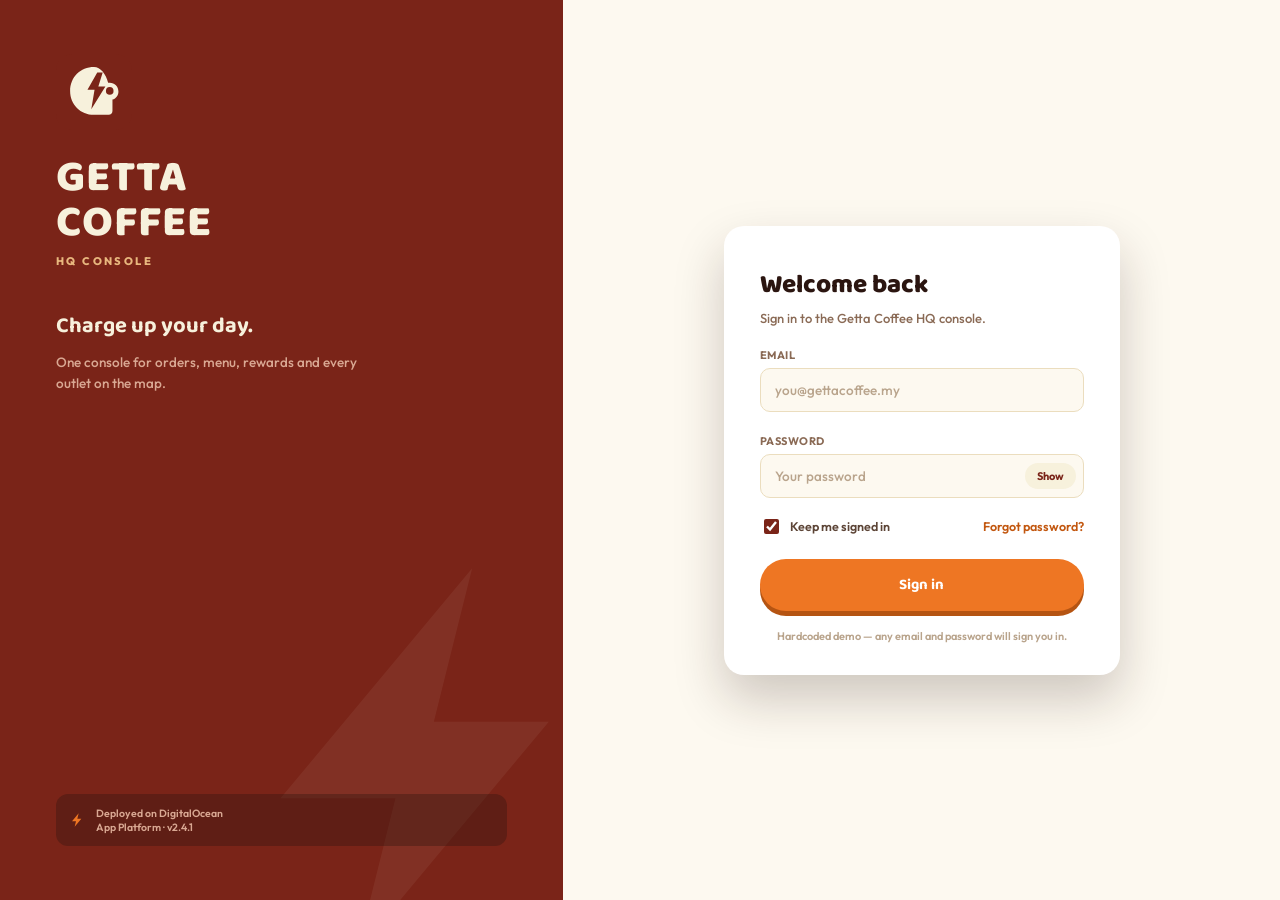
<file: index.html>
<!DOCTYPE html>
<html lang="en">
<head>
<meta charset="utf-8">
<meta name="viewport" content="width=device-width, initial-scale=1">
<title>Sign in - Getta Coffee HQ Console</title>
<link rel="preconnect" href="https://fonts.googleapis.com">
<link rel="preconnect" href="https://fonts.gstatic.com" crossorigin>
<link href="https://fonts.googleapis.com/css2?family=Baloo+2:wght@600;700;800&family=Outfit:wght@400;500;600;700&display=swap" rel="stylesheet">
<link rel="stylesheet" href="assets/css/tokens.css">
<link rel="stylesheet" href="assets/css/login.css">
</head>
<body class="login-body">

<div class="login">

  <!-- ── Left: brand panel ─────────────────────────────────────────────── -->
  <div class="login__brand">

    <!-- oversized bolt watermark, struck top-right to bottom-left -->
    <svg class="login__watermark" viewBox="0 0 24 24" aria-hidden="true">
      <path d="M13 2 3 14h6l-2 8 10-12h-6l2-8z" fill="#F7F1DC"></path>
    </svg>

    <div class="login__brand-inner">
      <div class="login__mark">
        <!-- G-mug: cup silhouette with the bolt cut through it -->
        <svg width="76" height="76" viewBox="0 0 140 140" aria-hidden="true">
          <rect width="140" height="140" rx="30" fill="#7A2418"></rect>
          <path d="M70 24 C45 24 26 43 26 68 c0 25 19 44 44 44 h27 c4 0 7-3 7-7 V84 c7-2 11-8 11-15 0-9-7-16-16-16h-3 C92 37 82 24 70 24z" fill="#F7F1DC"></path>
          <circle cx="99" cy="68" r="7" fill="#7A2418"></circle>
          <path d="M76 34 58 66h13l-6 36 26-42H78l8-26z" fill="#7A2418"></path>
        </svg>
      </div>

      <div class="login__wordmark">GETTA<br>COFFEE</div>
      <div class="login__overline">HQ CONSOLE</div>

      <div class="login__tagline">Charge up your day.</div>
      <div class="login__blurb">
        One console for orders, menu, rewards and every outlet on the map.
      </div>
    </div>

    <div class="login__deploy">
      <svg width="16" height="16" viewBox="0 0 24 24" aria-hidden="true">
        <path d="M13 2 3 14h6l-2 8 10-12h-6l2-8z" fill="#EE7623"></path>
      </svg>
      <div>Deployed on DigitalOcean<br>App Platform &middot; v2.4.1</div>
    </div>
  </div>

  <!-- ── Right: sign-in card ───────────────────────────────────────────── -->
  <div class="login__panel">
    <form class="login__card" id="login-form" novalidate>

      <div class="login__title">Welcome back</div>
      <div class="login__subtitle">Sign in to the Getta Coffee HQ console.</div>

      <label class="login__label" for="email">EMAIL</label>
      <input class="login__input" id="email" name="email" type="email"
             autocomplete="username" placeholder="you@gettacoffee.my">

      <label class="login__label" for="password">PASSWORD</label>
      <div class="login__field">
        <input class="login__input" id="password" name="password" type="password"
               autocomplete="current-password" placeholder="Your password">
        <button class="login__reveal" id="reveal" type="button" aria-label="Show password">Show</button>
      </div>

      <div class="login__error" id="error" role="alert" hidden></div>

      <div class="login__row">
        <label class="login__remember">
          <input type="checkbox" id="remember" checked>
          <span>Keep me signed in</span>
        </label>
        <a class="login__forgot" href="#">Forgot password?</a>
      </div>

      <button class="login__cta" type="submit">Sign in</button>

      <div class="login__note">
        Hardcoded demo &mdash; any email and password will sign you in.
      </div>
    </form>
  </div>

</div>

<script src="assets/js/login.js"></script>
</body>
</html>
</file>
<file: assets/css/tokens.css>
/* ==========================================================================
   Getta Coffee - Design Tokens
   Ported from the Claude Design project "Getta Coffee ordering platform"
   (Getta Design Tokens.dc.html). Shared by the login page and the admin console.

   NOTE ON BOX SIZING: the source design relies on the default content-box model
   for layout blocks (e.g. the 232px sidebar has 22px/14px padding ON TOP of its
   width). A global `* { box-sizing: border-box }` would silently shrink those
   blocks, so border-box is applied only where the design applies it: inputs.
   ========================================================================== */

:root {
  /* --- Brand ------------------------------------------------------------ */
  --maroon:        #7A2418;  /* primary, nav fills, awning        */
  --maroon-mid:    #93331F;  /* banner gradient stop              */
  --maroon-press:  #4E150C;  /* 3D press shadow under maroon CTAs */
  --orange:        #EE7623;  /* CTAs, bolt motif, progress        */
  --orange-press:  #B55412;  /* 3D press shadow under orange CTAs */
  --orange-text:   #C2570F;  /* AA-safe orange for SMALL text     */

  /* --- Surfaces --------------------------------------------------------- */
  --page:          #F2EBDA;  /* outermost page background         */
  --cream:         #F7F1DC;  /* surfaces, text on maroon          */
  --offwhite:      #FDF9F0;  /* app background, inset panels      */
  --white:         #FFFFFF;
  --row-selected:  #FBF3E4;  /* highlighted table row             */

  /* --- Text ------------------------------------------------------------- */
  --dark:          #2B1510;  /* body text, footers                */
  --body:          #5C4436;  /* secondary body copy               */
  --muted:         #8A6A55;  /* meta, helper text                 */
  --faint:         #B9A48C;  /* de-emphasised meta                */
  --on-maroon:     #C79383;  /* inactive nav label on maroon      */
  --on-maroon-dim: #D9A893;  /* caption on maroon                 */
  --tan:           #E8B77E;  /* overline on maroon                */

  /* --- Lines & fills ---------------------------------------------------- */
  --line:          #EBDDBE;  /* input borders                     */
  --line-soft:     #F8F2E2;  /* table row dividers                */
  --line-mid:      #F1E6CE;  /* card hairlines, inset rings       */
  --line-cream:    #F4EDDC;  /* chart gridlines                   */
  --sand:          #F0E4C6;  /* track fills                       */
  --sand-dark:     #D8C8A8;  /* toggle off, dashed borders        */
  --rail:          #EFE3C8;  /* progress rail, pending step dot   */

  /* --- Status ----------------------------------------------------------- */
  --success:       #3E7C4F;  /* order ready, applied, toggle on   */
  --success-bg:    #E9F2EB;
  --success-text:  #2A5637;
  --warning:       #E0A526;  /* preparing, gold tier              */
  --warning-bg:    #FCF3D6;
  --warning-text:  #8A6A10;
  --danger:        #C0392B;  /* swipe-delete, errors              */
  --peach:         #FBE3CE;  /* new / easy-goer chip, notices     */
  --peach-text:    #8C3D0A;
  --neutral-bg:    #F0EADB;  /* completed / new-bolt chip         */

  /* --- Type ------------------------------------------------------------- */
  --font-display: 'Baloo 2', sans-serif;  /* chunky, rounded - signage echo */
  --font-body:    'Outfit', sans-serif;   /* geometric sans - read fast     */

  /* --- Radii ------------------------------------------------------------ */
  --r-input: 10px;
  --r-card:  16px;
  --r-tile:  20px;
  --r-pill:  999px;

  /* --- Shadows ---------------------------------------------------------- */
  --sh-card:  0 2px 10px rgba(122, 36, 24, .06);  /* card - soft   */
  --sh-panel: 0 6px 24px rgba(122, 36, 24, .14);  /* panel - float */
  --sh-frame: 0 24px 50px rgba(43, 21, 16, .22);  /* app frame     */

  /* --- Motion ----------------------------------------------------------- */
  --t-quick:    150ms;                            /* chips, toggles, hovers */
  --t-standard: 280ms;                            /* screen slides, cards   */
  --ease-standard: cubic-bezier(.3, .8, .3, 1);
}

/* ==========================================================================
   Base
   ========================================================================== */

html {
  height: 100%;
}

body {
  margin: 0;
  min-height: 100%;
  font-family: var(--font-body);
  background: var(--page);
  color: var(--dark);
}

a {
  color: var(--maroon);
  text-decoration: none;
  font-weight: 600;
}

a:hover {
  color: var(--orange);
}

input,
select,
button {
  font-family: var(--font-body);
}

input {
  box-sizing: border-box;
}

/* ==========================================================================
   Keyframes - copied from the design source
   ========================================================================== */

/* live-order feed: new row drops in with a peach flash that settles to white */
@keyframes feedIn {
  0%   { opacity: 0; transform: translateY(-14px); background: var(--peach); }
  60%  { background: var(--peach); }
  100% { opacity: 1; transform: none; background: var(--white); }
}

@keyframes fadeUp {
  from { opacity: 0; transform: translateY(12px); }
  to   { opacity: 1; transform: none; }
}

/* section entrance when switching admin views */
@keyframes secIn {
  from { opacity: 0; transform: translateY(10px); }
  to   { opacity: 1; transform: none; }
}

/* side panel slides in from the right */
@keyframes panelIn {
  from { opacity: 0; transform: translateX(30px); }
  to   { opacity: 1; transform: none; }
}

/* the bolt always strikes top-right -> bottom-left. Never rotate the G-mug. */
@keyframes demoBolt {
  0%   { opacity: 0; transform: translate(20px, -32px) rotate(16deg); }
  60%  { opacity: 1; transform: translate(-2px, 3px); }
  100% { transform: none; }
}

@media (prefers-reduced-motion: reduce) {
  * {
    animation-duration: .01ms !important;
    transition-duration: .01ms !important;
  }
}
</file>
<file: assets/css/login.css>
/* ==========================================================================
   Getta Coffee - Login
   Composed entirely from tokens.css. There is no login screen in the Claude
   Design project, so this page borrows the console's own vocabulary: maroon
   panel + cream content, Baloo 2 display, pill CTAs with a 3D press shadow,
   and the bolt that always strikes top-right to bottom-left.
   ========================================================================== */

.login-body {
  background: var(--offwhite);
}

.login {
  min-height: 100vh;
  display: flex;
}

/* ==========================================================================
   Left - brand panel
   ========================================================================== */

.login__brand {
  width: 44%;
  max-width: 620px;
  flex: none;
  background: var(--maroon);
  color: var(--cream);
  padding: 54px 56px;
  box-sizing: border-box;
  display: flex;
  flex-direction: column;
  justify-content: space-between;
  position: relative;
  overflow: hidden;
}

/* oversized bolt watermark bleeding off the bottom-right corner */
.login__watermark {
  position: absolute;
  right: -120px;
  bottom: -90px;
  width: 460px;
  height: 460px;
  opacity: .06;
  pointer-events: none;
}

.login__brand-inner {
  position: relative;
  z-index: 1;
}

.login__mark {
  display: inline-block;
  animation: demoBolt .55s .15s both;
}

.login__wordmark {
  font-family: var(--font-display);
  font-weight: 800;
  font-size: 44px;
  line-height: 1.02;
  letter-spacing: 1px;
  color: var(--cream);
  margin-top: 22px;
}

.login__overline {
  font-size: 11px;
  font-weight: 800;
  letter-spacing: 2.4px;
  color: var(--tan);
  margin-top: 8px;
}

.login__tagline {
  font-family: var(--font-display);
  font-weight: 700;
  font-size: 22px;
  color: var(--cream);
  margin-top: 40px;
}

.login__blurb {
  font-size: 13.5px;
  font-weight: 500;
  line-height: 1.55;
  color: var(--on-maroon-dim);
  margin-top: 8px;
  max-width: 330px;
}

.login__deploy {
  position: relative;
  z-index: 1;
  display: flex;
  align-items: center;
  gap: 10px;
  padding: 12px 14px;
  border-radius: 12px;
  background: rgba(43, 21, 16, .35);
  font-size: 10.5px;
  font-weight: 600;
  line-height: 1.35;
  color: var(--on-maroon-dim);
}

/* ==========================================================================
   Right - sign-in card
   ========================================================================== */

.login__panel {
  flex: 1;
  min-width: 0;
  display: flex;
  align-items: center;
  justify-content: center;
  padding: 40px 24px;
}

.login__card {
  width: 396px;
  max-width: 100%;
  background: var(--white);
  border-radius: var(--r-tile);
  box-shadow: var(--sh-frame);
  padding: 38px 36px 32px;
  box-sizing: border-box;
  animation: fadeUp .4s ease-out both;
}

.login__title {
  font-family: var(--font-display);
  font-weight: 800;
  font-size: 26px;
  color: var(--dark);
}

.login__subtitle {
  font-size: 13px;
  font-weight: 500;
  color: var(--muted);
  margin-top: 4px;
}

.login__label {
  display: block;
  font-size: 11px;
  font-weight: 700;
  letter-spacing: .5px;
  color: var(--muted);
  margin-top: 22px;
}

.login__input {
  width: 100%;
  margin-top: 6px;
  padding: 12px 14px;
  border-radius: var(--r-input);
  border: 1.5px solid var(--line);
  background: var(--offwhite);
  font-size: 13.5px;
  font-weight: 600;
  color: var(--dark);
  transition: border-color var(--t-quick) ease-out,
              box-shadow var(--t-quick) ease-out;
}

.login__input::placeholder {
  color: var(--faint);
  font-weight: 500;
}

.login__input:focus {
  outline: none;
  border-color: var(--orange);
  box-shadow: 0 0 0 3px rgba(238, 118, 35, .16);
}

.login__input.is-invalid {
  border-color: var(--danger);
}

/* password field wraps the input so the reveal button can sit inside it */
.login__field {
  position: relative;
}

.login__reveal {
  position: absolute;
  right: 8px;
  top: 50%;
  transform: translateY(-50%);
  margin-top: 3px;              /* offsets the input's own margin-top:6px */
  border: none;
  background: var(--cream);
  color: var(--maroon);
  font-size: 11px;
  font-weight: 700;
  padding: 6px 12px;
  border-radius: var(--r-pill);
  cursor: pointer;
}

.login__reveal:hover {
  background: var(--sand);
}

.login__error {
  margin-top: 12px;
  background: #FBEAE8;
  border-radius: var(--r-input);
  padding: 10px 13px;
  font-size: 12px;
  font-weight: 600;
  color: var(--danger);
  animation: fadeUp .2s ease-out both;
}

.login__row {
  display: flex;
  align-items: center;
  justify-content: space-between;
  gap: 12px;
  margin-top: 18px;
}

.login__remember {
  display: flex;
  align-items: center;
  gap: 8px;
  font-size: 12.5px;
  font-weight: 600;
  color: var(--body);
  cursor: pointer;
  user-select: none;
}

.login__remember input {
  width: 15px;
  height: 15px;
  accent-color: var(--maroon);
  cursor: pointer;
}

.login__forgot {
  font-size: 12.5px;
  color: var(--orange-text);   /* AA-safe orange - this is small text */
}

.login__cta {
  width: 100%;
  margin-top: 22px;
  padding: 14px;
  border: none;
  border-radius: var(--r-pill);
  background: var(--orange);
  color: #fff;
  font-family: var(--font-display);
  font-weight: 700;
  font-size: 15px;
  cursor: pointer;
  box-shadow: 0 5px 0 var(--orange-press);
  transition: transform var(--t-quick) ease-out,
              box-shadow var(--t-quick) ease-out;
}

.login__cta:hover {
  transform: translateY(-1px);
  box-shadow: 0 6px 0 var(--orange-press);
}

/* press the button into the page - the signage feel */
.login__cta:active {
  transform: translateY(5px);
  box-shadow: 0 0 0 var(--orange-press);
}

.login__note {
  margin-top: 18px;
  text-align: center;
  font-size: 11px;
  font-weight: 600;
  color: var(--faint);
}

/* ==========================================================================
   Responsive - stack the panels
   ========================================================================== */

@media (max-width: 860px) {
  .login {
    flex-direction: column;
  }

  .login__brand {
    width: 100%;
    max-width: none;
    padding: 34px 28px 30px;
  }

  .login__watermark {
    right: -80px;
    bottom: -140px;
    width: 320px;
    height: 320px;
  }

  .login__wordmark {
    font-size: 34px;
    margin-top: 16px;
  }

  .login__tagline {
    font-size: 19px;
    margin-top: 22px;
  }

  .login__blurb {
    max-width: none;
  }

  .login__deploy {
    display: none;
  }

  .login__panel {
    padding: 28px 20px 44px;
  }
}
</file>
<file: assets/css/admin.css>
/* ==========================================================================
   Getta Coffee - Admin console
   Ported from Getta Admin.dc.html. Every value below is lifted from the design
   source; this file only changes WHERE the value lives (class instead of inline
   style attribute), never the value itself.

   Layout blocks stay content-box on purpose - see the note in tokens.css.
   ========================================================================== */

/* FULL-BLEED: the design presents the console as a floating 1440px card on a
   cream page. Kiyo asked for it to run edge to edge like a deployed app, so the
   card chrome (max-width, margin, radius, shadow, header link row) is dropped
   and the frame owns the whole viewport. The console's internals are untouched.
   This is a deliberate deviation from the mockup - do not "fix" it back. */

.admin {
  height: 100vh;
  display: flex;
  flex-direction: column;
}

/* ==========================================================================
   App frame
   ========================================================================== */

.admin__frame {
  flex: 1;
  min-height: 0;              /* lets the content area own the scrolling */
  width: 100%;
  background: var(--offwhite);
  overflow: hidden;
  display: flex;
}

/* ==========================================================================
   Sidebar
   ========================================================================== */

.sidebar {
  width: 232px;
  flex: none;
  background: var(--maroon);
  display: flex;
  flex-direction: column;
  padding: 22px 14px;
}

.sidebar__logo {
  display: flex;
  align-items: center;
  gap: 11px;
  padding: 0 8px 20px;
  border-bottom: 1px solid rgba(247, 241, 220, .15);
}

.sidebar__wordmark {
  font-family: var(--font-display);
  font-weight: 800;
  font-size: 15px;
  color: var(--cream);
  line-height: 1.05;
  letter-spacing: .5px;
}

.sidebar__overline {
  font-size: 9px;
  font-weight: 700;
  color: var(--tan);
  letter-spacing: 1.2px;
  margin-top: 2px;
}

.sidebar__nav {
  display: flex;
  flex-direction: column;
  gap: 2px;
  margin-top: 14px;
  flex: 1;
}

.nav-item {
  display: flex;
  align-items: center;
  gap: 11px;
  padding: 11px 12px;
  border-radius: 11px;
  cursor: pointer;
  font-size: 13px;
  font-weight: 600;
  color: var(--on-maroon);
  background: transparent;
  border-left: 3px solid transparent;
  transition: all var(--t-quick);
}

.nav-item:hover {
  background: rgba(238, 118, 35, .12);
}

.nav-item--active {
  font-weight: 700;
  color: var(--cream);
  background: rgba(238, 118, 35, .28);
  border-left-color: var(--orange);
}

/* Sits in the sidebar footer slot the DigitalOcean chip used to occupy. */
.sidebar__signout {
  display: flex;
  gap: 10px;
  align-items: center;
  width: 100%;
  padding: 12px 10px;
  border: none;
  border-radius: 12px;
  background: rgba(43, 21, 16, .35);
  color: var(--cream);
  font-family: var(--font-body);
  font-size: 12.5px;
  font-weight: 700;
  text-align: left;
  cursor: pointer;
  transition: background var(--t-quick);
}

.sidebar__signout:hover {
  background: rgba(43, 21, 16, .55);
}

.sidebar__signout:active {
  background: rgba(43, 21, 16, .7);
}

/* ==========================================================================
   Main column
   ========================================================================== */

.main {
  flex: 1;
  display: flex;
  flex-direction: column;
  min-width: 0;
}

.topbar {
  height: 64px;
  flex: none;
  background: var(--white);
  border-bottom: 1.5px solid var(--line-mid);
  display: flex;
  align-items: center;
  gap: 14px;
  padding: 0 24px;
}

.topbar__title {
  font-family: var(--font-display);
  font-weight: 800;
  font-size: 19px;
  color: var(--dark);
  flex: 1;
}

.topbar__outlets {
  display: flex;
  align-items: center;
  gap: 8px;
  background: var(--cream);
  border-radius: var(--r-pill);
  padding: 8px 16px;
  font-size: 12.5px;
  font-weight: 700;
  color: var(--maroon);
  cursor: pointer;
}

.topbar__user {
  display: flex;
  align-items: center;
  gap: 10px;
}

.topbar__avatar {
  width: 38px;
  height: 38px;
  border-radius: 50%;
  background: var(--orange);
  display: flex;
  align-items: center;
  justify-content: center;
  color: #fff;
  font-family: var(--font-display);
  font-weight: 800;
  font-size: 14px;
}

.topbar__name {
  font-weight: 700;
  font-size: 13px;
}

.topbar__role {
  font-size: 10.5px;
  color: var(--muted);
}

/* ==========================================================================
   Content area + views
   ========================================================================== */

.content {
  flex: 1;
  overflow-y: auto;
  padding: 22px 24px 30px;
  position: relative;
}

.view {
  animation: secIn .3s ease-out;
}

.view[hidden] {
  display: none;
}

/* ==========================================================================
   Shared building blocks
   ========================================================================== */

/* white card - the console's default surface */
.card {
  background: var(--white);
  border-radius: 18px;
  box-shadow: var(--sh-card);
}

/* floating side panel - orders, products, customers.
   panelIn is applied via the --enter modifier ONLY on the closed-to-open
   transition; re-rendering an already-open panel (advancing an order status,
   toggling an outlet) must not replay the slide-in. */
.panel {
  background: var(--white);
  border-radius: 18px;
  box-shadow: var(--sh-panel);
  padding: 20px;
  flex: none;
}

.panel--enter {
  animation: panelIn .25s ease-out;
}

.panel__close {
  background: var(--cream);
  border: none;
  border-radius: 50%;
  width: 30px;
  height: 30px;
  cursor: pointer;
  color: var(--maroon);
  font-weight: 700;
}

.card__title {
  font-weight: 700;
  font-size: 14.5px;
}

.card__subtitle {
  font-size: 12px;
  color: var(--muted);
  margin-top: 3px;
}

.field-label {
  font-size: 11px;
  font-weight: 700;
  color: var(--muted);
}

/* read-only inputs used across the edit panels */
.field-input {
  width: 100%;
  margin-top: 5px;
  padding: 11px 13px;
  border-radius: 11px;
  border: 1.5px solid var(--line);
  font-size: 13px;
  font-weight: 600;
  background: var(--offwhite);
  color: var(--dark);
}

.field-input--sm {
  padding: 10px 12px;
  border-radius: var(--r-input);
  font-size: 12.5px;
}

/* table header strip */
.table-head {
  display: grid;
  gap: 10px;
  padding: 13px 18px;
  background: var(--cream);
  font-size: 10.5px;
  font-weight: 800;
  color: var(--muted);
  letter-spacing: .5px;
}

/* --- toggle switch ------------------------------------------------------- */

.toggle {
  width: 42px;
  height: 24px;
  border-radius: 12px;
  cursor: pointer;
  transition: background .2s;
  position: relative;
  background: var(--sand-dark);
  flex: none;
}

.toggle--on {
  background: var(--success);
}

.toggle__knob {
  position: absolute;
  top: 3px;
  width: 18px;
  height: 18px;
  border-radius: 50%;
  background: #fff;
  transition: left .2s;
  left: 3px;
}

.toggle--on .toggle__knob {
  left: 21px;
}

/* --- status + tier chips ------------------------------------------------- */

.chip {
  display: inline-block;
  padding: 5px 12px;
  border-radius: var(--r-pill);
  font-size: 10.5px;
  font-weight: 800;
  letter-spacing: .4px;
}

.chip--new        { background: var(--peach);      color: var(--peach-text); }
.chip--preparing  { background: var(--warning-bg); color: var(--warning-text); }
.chip--ready      { background: var(--success-bg); color: var(--success-text); }
.chip--completed  { background: var(--neutral-bg); color: var(--muted); }

.tier {
  display: inline-block;
  padding: 4px 11px;
  border-radius: var(--r-pill);
  font-size: 10.5px;
  font-weight: 800;
}

.tier--gold { background: var(--warning-bg); color: var(--warning-text); }
.tier--easy { background: var(--peach);      color: var(--peach-text); }
.tier--new  { background: var(--neutral-bg); color: var(--muted); }

/* --- buttons ------------------------------------------------------------- */

.btn-maroon {
  background: var(--maroon);
  color: var(--cream);
  border: none;
  border-radius: var(--r-pill);
  padding: 9px 18px;
  font-weight: 700;
  font-size: 12px;
  cursor: pointer;
  font-family: var(--font-body);
  box-shadow: 0 3px 0 var(--maroon-press);
}

.btn-orange-wide {
  width: 100%;
  margin-top: 16px;
  padding: 13px;
  border-radius: var(--r-pill);
  border: none;
  background: var(--orange);
  color: #fff;
  font-family: var(--font-display);
  font-weight: 700;
  font-size: 14px;
  cursor: pointer;
  box-shadow: 0 4px 0 var(--orange-press);
  transition: all .2s;
}

.btn-maroon-wide {
  width: 100%;
  margin-top: 16px;
  padding: 12px;
  border-radius: var(--r-pill);
  border: none;
  background: var(--maroon);
  color: var(--cream);
  font-family: var(--font-display);
  font-weight: 700;
  font-size: 13.5px;
  cursor: pointer;
  box-shadow: 0 4px 0 var(--maroon-press);
}

.btn-ghost {
  background: var(--cream);
  border: none;
  border-radius: var(--r-pill);
  padding: 7px 14px;
  font-weight: 700;
  font-size: 11.5px;
  color: var(--maroon);
  cursor: pointer;
  font-family: var(--font-body);
}

/* peach notice block used in Settings and the promo preview */
.notice {
  background: var(--peach);
  border-radius: 12px;
  padding: 12px 14px;
  font-size: 11.5px;
  color: var(--peach-text);
  font-weight: 600;
  line-height: 1.45;
}

/* ==========================================================================
   View 1 - Dashboard
   ========================================================================== */

.stats {
  display: grid;
  grid-template-columns: repeat(4, 1fr);
  gap: 14px;
}

.stat {
  background: var(--white);
  border-radius: 18px;
  padding: 18px 20px;
  box-shadow: var(--sh-card);
}

.stat--primary {
  background: var(--maroon);
  box-shadow: none;
  position: relative;
  overflow: hidden;
}

.stat__bolt {
  position: absolute;
  right: -8px;
  bottom: -10px;
  opacity: .2;
}

.stat__label {
  font-size: 11px;
  font-weight: 700;
  color: var(--muted);
  letter-spacing: .5px;
}

.stat--primary .stat__label {
  color: var(--on-maroon-dim);
}

.stat__value {
  font-family: var(--font-display);
  font-weight: 800;
  font-size: 28px;
  margin-top: 4px;
}

.stat--primary .stat__value {
  color: var(--cream);
}

.stat__value--sm {
  font-size: 19px;
  margin-top: 8px;
  color: var(--maroon);
}

.stat__delta {
  font-size: 11px;
  font-weight: 700;
  margin-top: 2px;
  color: var(--success);
}

.stat--primary .stat__delta {
  color: var(--tan);
}

.stat__delta--orange {
  color: var(--orange-text);
}

/* --- lower grid ---------------------------------------------------------- */

.dash-grid {
  display: grid;
  grid-template-columns: 1fr 1fr 380px;
  gap: 14px;
  margin-top: 14px;
  align-items: start;
}

.dash-grid__wide {
  grid-column: span 2;
  background: var(--white);
  border-radius: 18px;
  padding: 18px 20px;
  box-shadow: var(--sh-card);
}

.dash-grid__tall {
  grid-row: span 2;
  background: var(--white);
  border-radius: 18px;
  padding: 18px 20px;
  box-shadow: var(--sh-card);
}

.card-head {
  display: flex;
  justify-content: space-between;
  align-items: center;
}

/* --- range chips --------------------------------------------------------- */

.range {
  display: flex;
  background: var(--cream);
  border-radius: var(--r-pill);
  padding: 3px;
}

.range-chip {
  padding: 7px 15px;
  border-radius: var(--r-pill);
  border: none;
  cursor: pointer;
  font-family: var(--font-body);
  font-weight: 700;
  font-size: 11.5px;
  transition: all var(--t-quick);
  background: transparent;
  color: var(--muted);
}

.range-chip--on {
  background: var(--maroon);
  color: var(--cream);
}

/* --- chart --------------------------------------------------------------- */

.chart {
  margin-top: 10px;
}

.chart-labels {
  display: flex;
  justify-content: space-between;
  font-size: 10.5px;
  color: var(--muted);
  font-weight: 600;
  padding: 0 4px;
}

/* --- live feed ----------------------------------------------------------- */

.live {
  display: flex;
  align-items: center;
  gap: 6px;
  font-size: 11px;
  font-weight: 700;
  color: var(--success);
}

.live__dot {
  width: 8px;
  height: 8px;
  border-radius: 50%;
  background: var(--success);
}

.feed {
  display: flex;
  flex-direction: column;
  gap: 8px;
  margin-top: 12px;
}

.feed__row {
  display: flex;
  align-items: center;
  gap: 11px;
  background: var(--white);
  border-radius: 13px;
  padding: 9px 11px;
  box-shadow: inset 0 0 0 1.5px var(--line-mid);
}

.feed__row--fresh {
  animation: feedIn .8s ease-out both;
}

.feed__avatar {
  width: 38px;
  height: 38px;
  border-radius: 11px;
  background: var(--cream);
  display: flex;
  align-items: center;
  justify-content: center;
  font-family: var(--font-display);
  font-weight: 800;
  font-size: 12px;
  color: var(--maroon);
  flex: none;
}

.feed__mid {
  flex: 1;
  min-width: 0;
}

.feed__who {
  font-weight: 700;
  font-size: 12.5px;
}

.feed__items {
  font-size: 11px;
  color: var(--muted);
  white-space: nowrap;
  overflow: hidden;
  text-overflow: ellipsis;
}

.feed__right {
  text-align: right;
  flex: none;
}

.feed__amt {
  font-weight: 800;
  font-size: 12.5px;
  color: var(--maroon);
}

.feed__type {
  font-size: 10px;
  color: var(--muted);
  font-weight: 600;
}

/* --- pickup vs delivery -------------------------------------------------- */

.split {
  grid-column: span 2;
  background: var(--white);
  border-radius: 18px;
  padding: 18px 20px;
  box-shadow: var(--sh-card);
  display: flex;
  gap: 26px;
  align-items: center;
}

.split__body {
  flex: 1;
}

.split__legend {
  display: flex;
  gap: 22px;
  margin-top: 12px;
}

.split__key {
  display: flex;
  align-items: center;
  gap: 7px;
  font-size: 12px;
  font-weight: 600;
  color: var(--body);
}

.split__swatch {
  width: 11px;
  height: 11px;
  border-radius: 3px;
}

.split__swatch--pickup   { background: var(--maroon); }
.split__swatch--delivery { background: var(--sand); }

.split__count {
  font-family: var(--font-display);
  font-weight: 800;
  font-size: 21px;
  margin-top: 3px;
}

.split__count span {
  font-size: 12px;
  color: var(--muted);
}

.split__note {
  font-size: 11.5px;
  color: var(--muted);
  margin-top: 10px;
}

/* ==========================================================================
   View 2 - Orders
   ========================================================================== */

.split-layout {
  display: flex;
  gap: 16px;
  align-items: start;
}

.split-layout__main {
  flex: 1;
  background: var(--white);
  border-radius: 18px;
  box-shadow: var(--sh-card);
  overflow: hidden;
}

.orders-grid {
  grid-template-columns: 90px 1.3fr 2fr 90px 110px 110px;
}

.order-row {
  display: grid;
  grid-template-columns: 90px 1.3fr 2fr 90px 110px 110px;
  gap: 10px;
  align-items: center;
  padding: 13px 18px;
  border-bottom: 1.5px solid var(--line-soft);
  cursor: pointer;
  transition: background var(--t-quick);
  background: var(--white);
}

.order-row--selected {
  background: var(--row-selected);
}

.order-row__id {
  font-weight: 800;
  color: var(--maroon);
  font-size: 12.5px;
}

.order-row__who {
  font-weight: 600;
  font-size: 12.5px;
}

.order-row__items {
  font-size: 12px;
  color: var(--body);
  white-space: nowrap;
  overflow: hidden;
  text-overflow: ellipsis;
}

.order-row__amt {
  font-weight: 800;
  font-size: 12.5px;
}

.order-row__type {
  font-size: 11.5px;
  font-weight: 600;
  color: var(--body);
}

/* --- detail panel -------------------------------------------------------- */

.panel--order {
  width: 330px;
}

.panel__id {
  font-family: var(--font-display);
  font-weight: 800;
  font-size: 17px;
  color: var(--maroon);
}

.panel__meta {
  font-size: 12px;
  color: var(--muted);
  margin-top: 2px;
}

/* progress rail */
.rail {
  display: flex;
  align-items: center;
  margin-top: 16px;
}

.rail__dot {
  width: 22px;
  height: 22px;
  border-radius: 50%;
  flex: none;
  background: var(--rail);
  transition: background .3s;
}

.rail__dot--current { background: var(--orange); }
.rail__dot--passed  { background: var(--success); }

.rail__bar {
  flex: 1;
  height: 4px;
  background: var(--rail);
  border-radius: 2px;
  overflow: hidden;
}

.rail__fill {
  height: 100%;
  background: var(--orange);
  transition: width .5s;
  width: 0%;
}

.rail__fill--full { width: 100%; }

.rail-labels {
  display: flex;
  justify-content: space-between;
  font-size: 9px;
  font-weight: 700;
  color: var(--muted);
  margin-top: 5px;
}

/* line items */
.lines {
  margin-top: 16px;
  background: var(--offwhite);
  border-radius: 12px;
  padding: 12px 14px;
  display: flex;
  flex-direction: column;
  gap: 6px;
  font-size: 12px;
  color: var(--body);
}

.lines__row {
  display: flex;
  justify-content: space-between;
}

.lines__row span:last-child {
  font-weight: 700;
  color: var(--dark);
}

.lines__total {
  border-top: 1.5px dashed var(--rail);
  padding-top: 6px;
  display: flex;
  justify-content: space-between;
  font-weight: 800;
  color: var(--maroon);
}

/* advance button - flat green once the order is complete */
.btn-advance--done {
  background: var(--success-bg);
  color: var(--success);
  box-shadow: none;
}

/* ==========================================================================
   View 3 - Products
   ========================================================================== */

.products-bar {
  display: flex;
  justify-content: space-between;
  align-items: center;
  padding: 14px 18px;
  background: var(--cream);
}

.products-bar__count {
  font-size: 11.5px;
  font-weight: 700;
  color: var(--muted);
}

.product-row {
  display: grid;
  grid-template-columns: 52px 1.6fr 1.1fr 80px 90px 60px;
  gap: 12px;
  align-items: center;
  padding: 11px 18px;
  border-bottom: 1.5px solid var(--line-soft);
}

.product-row__thumb {
  width: 40px;
  height: 40px;
  border-radius: 11px;
}

.product-row__name {
  font-weight: 700;
  font-size: 13px;
}

.product-row__tag {
  font-size: 10.5px;
  color: var(--orange-text);
  font-weight: 700;
}

.product-row__cat {
  font-size: 12px;
  color: var(--body);
  font-weight: 600;
}

.product-row__price {
  font-weight: 800;
  font-size: 13px;
}

.product-row__edit {
  font-size: 12px;
  font-weight: 700;
  color: var(--maroon);
  cursor: pointer;
}

/* --- edit panel ---------------------------------------------------------- */

.panel--edit {
  width: 330px;
}

.panel__title {
  font-family: var(--font-display);
  font-weight: 800;
  font-size: 16px;
  color: var(--maroon);
}

.edit__photo {
  height: 110px;
  border-radius: 14px;
  margin-top: 12px;
  display: flex;
  align-items: flex-end;
  padding: 10px;
}

.edit__replace {
  background: rgba(255, 255, 255, .9);
  border-radius: var(--r-pill);
  font-size: 10.5px;
  font-weight: 700;
  color: var(--maroon);
  padding: 5px 12px;
  cursor: pointer;
}

.edit__pair {
  display: flex;
  gap: 10px;
  margin-top: 12px;
}

.edit__pair > div {
  flex: 1;
}

.edit__section {
  font-size: 11px;
  font-weight: 700;
  color: var(--muted);
  margin-top: 14px;
}

.group-chips {
  display: flex;
  flex-wrap: wrap;
  gap: 6px;
  margin-top: 7px;
}

.group-chip {
  background: var(--peach);
  color: var(--peach-text);
  font-size: 11px;
  font-weight: 700;
  padding: 6px 12px;
  border-radius: var(--r-pill);
}

.group-chip--add {
  background: none;
  border: 1.5px dashed var(--sand-dark);
  color: var(--muted);
  cursor: pointer;
}

.outlet-toggles {
  display: flex;
  flex-direction: column;
  gap: 7px;
  margin-top: 7px;
}

.outlet-toggles__row {
  display: flex;
  justify-content: space-between;
  align-items: center;
  font-size: 12.5px;
  font-weight: 600;
  color: var(--body);
}

/* ==========================================================================
   View 4 - Categories
   ========================================================================== */

.cats-layout {
  display: flex;
  gap: 20px;
  align-items: start;
}

.cats-layout__main {
  flex: 1;
  background: var(--white);
  border-radius: 18px;
  box-shadow: var(--sh-card);
  padding: 18px 20px;
}

.cat-rows {
  display: flex;
  flex-direction: column;
  gap: 8px;
  margin-top: 14px;
}

.cat-row {
  display: flex;
  align-items: center;
  gap: 12px;
  background: var(--offwhite);
  border-radius: 13px;
  padding: 11px 14px;
  cursor: grab;
  transition: all var(--t-quick);
  box-shadow: inset 0 0 0 1.5px var(--line-mid);
}

.cat-row--dragging {
  box-shadow: inset 0 0 0 1.5px var(--orange);
  opacity: .6;
}

.cat-row__icon {
  width: 32px;
  height: 32px;
  border-radius: 9px;
  background: var(--cream);
  display: flex;
  align-items: center;
  justify-content: center;
}

.cat-row__name {
  flex: 1;
  font-weight: 700;
  font-size: 13.5px;
}

.cat-row__count {
  font-size: 11.5px;
  color: var(--muted);
  font-weight: 600;
}

.cat-row__pos {
  font-family: var(--font-display);
  font-weight: 800;
  font-size: 13px;
  color: var(--sand-dark);
  width: 22px;
  text-align: right;
}

/* --- PWA rail preview ---------------------------------------------------- */

.rail-preview {
  width: 250px;
  flex: none;
  background: var(--white);
  border-radius: 18px;
  box-shadow: var(--sh-card);
  padding: 18px;
}

.rail-preview__label {
  font-size: 11px;
  font-weight: 800;
  color: var(--muted);
  letter-spacing: .5px;
}

.rail-preview__strip {
  margin-top: 12px;
  border: 1.5px solid var(--line-mid);
  border-radius: 14px;
  overflow: hidden;
  width: 96px;
}

.rail-preview__item {
  padding: 10px 6px;
  text-align: center;
  border-left: 3px solid transparent;
  background: var(--white);
}

.rail-preview__item--first {
  border-left-color: var(--orange);
  background: var(--row-selected);
}

.rail-preview__name {
  font-size: 8.5px;
  font-weight: 600;
  color: var(--body);
  margin-top: 3px;
}

/* ==========================================================================
   View 5 - Banners & Promos
   ========================================================================== */

.banners-layout {
  display: grid;
  grid-template-columns: 1.5fr 1fr;
  gap: 16px;
  align-items: start;
}

.banners-col {
  display: flex;
  flex-direction: column;
  gap: 12px;
}

.banner-card {
  background: var(--white);
  border-radius: 18px;
  box-shadow: var(--sh-card);
  padding: 16px;
  display: flex;
  gap: 16px;
  align-items: center;
}

.banner-card__preview {
  width: 170px;
  height: 74px;
  flex: none;
  border-radius: 12px;
  padding: 10px 12px;
  box-sizing: border-box;
  overflow: hidden;
  position: relative;
}

.banner-card__bolt {
  position: absolute;
  right: -4px;
  top: -2px;
  opacity: .25;
}

.banner-card__preview-title {
  font-family: var(--font-display);
  font-weight: 800;
  font-size: 12.5px;
  line-height: 1.1;
}

.banner-card__body {
  flex: 1;
}

.banner-card__title {
  font-weight: 700;
  font-size: 13.5px;
}

.banner-card__meta {
  font-size: 11.5px;
  color: var(--muted);
  margin-top: 3px;
}

.banner-card__meta b {
  color: var(--dark);
}

.banner-card__stats {
  font-size: 11.5px;
  color: var(--muted);
}

.banner-add {
  border: 2px dashed var(--sand-dark);
  background: none;
  border-radius: var(--r-card);
  padding: 16px;
  color: var(--muted);
  font-weight: 700;
  font-size: 13px;
  cursor: pointer;
  font-family: var(--font-body);
}

/* --- promo announcement bar ---------------------------------------------- */

.promo {
  background: var(--white);
  border-radius: 18px;
  box-shadow: var(--sh-card);
  padding: 18px 20px;
}

.promo__section {
  font-size: 11px;
  font-weight: 700;
  color: var(--muted);
  margin-top: 14px;
}

.promo__preview {
  margin-top: 7px;
  background: var(--peach);
  border-radius: var(--r-input);
  padding: 10px 13px;
  display: flex;
  align-items: center;
  gap: 8px;
}

.promo__preview-text {
  font-size: 11px;
  font-weight: 600;
  color: var(--peach-text);
}

.promo__input {
  font-size: 12.5px;
}

/* ==========================================================================
   View 6 - Rewards Engine
   ========================================================================== */

.rewards-layout {
  display: grid;
  grid-template-columns: 1fr 1fr;
  gap: 16px;
  align-items: start;
}

.rewards-col {
  display: flex;
  flex-direction: column;
  gap: 16px;
}

.reward-card {
  background: var(--white);
  border-radius: 18px;
  box-shadow: var(--sh-card);
  padding: 18px 20px;
}

/* inset row used by the stepper and the streak line */
.inset-row {
  display: flex;
  align-items: center;
  justify-content: space-between;
  background: var(--offwhite);
  border-radius: 12px;
  padding: 13px 16px;
}

.inset-row__label {
  font-size: 13px;
  font-weight: 600;
  color: var(--body);
}

.inset-row__value {
  font-family: var(--font-display);
  font-weight: 800;
  font-size: 15px;
  color: var(--maroon);
}

/* --- points stepper ------------------------------------------------------ */

.stepper {
  display: flex;
  align-items: center;
  gap: 12px;
}

.stepper__btn {
  width: 28px;
  height: 28px;
  border-radius: 50%;
  border: none;
  cursor: pointer;
  font-weight: 700;
}

.stepper__btn--down {
  background: var(--sand);
  color: var(--maroon);
}

.stepper__btn--up {
  background: var(--maroon);
  color: var(--cream);
}

.stepper__value {
  font-family: var(--font-display);
  font-weight: 800;
  font-size: 17px;
  width: 22px;
  text-align: center;
}

/* --- daily check-in tiles ------------------------------------------------ */

.subhead {
  font-weight: 700;
  font-size: 13px;
  margin-top: 16px;
}

.days {
  display: flex;
  gap: 6px;
  margin-top: 9px;
}

.days__col {
  flex: 1;
  text-align: center;
}

.days__tile {
  padding: 9px 0;
  border-radius: var(--r-input);
  font-family: var(--font-display);
  font-weight: 800;
  font-size: 13px;
  background: var(--offwhite);
  color: var(--body);
  box-shadow: inset 0 0 0 1.5px var(--line-mid);
}

.days__tile--bonus {
  background: var(--peach);
  color: var(--orange-text);
  box-shadow: none;
}

.days__label {
  font-size: 9px;
  font-weight: 600;
  color: var(--muted);
  margin-top: 4px;
}

/* --- missions ------------------------------------------------------------ */

.missions {
  display: flex;
  flex-direction: column;
  gap: 8px;
  margin-top: 12px;
}

.mission {
  display: flex;
  justify-content: space-between;
  align-items: center;
  background: var(--offwhite);
  border-radius: 11px;
  padding: 11px 14px;
}

.mission__name {
  font-size: 12.5px;
  font-weight: 600;
}

.mission__pts {
  font-size: 11px;
  font-weight: 800;
  color: var(--orange-text);
}

.mission__pts--draft {
  color: var(--muted);
}

/* --- voucher creator ----------------------------------------------------- */

.voucher-fields {
  display: flex;
  gap: 10px;
  margin-top: 10px;
}

.voucher-fields > div {
  flex: 1;
}

.btn-orange-wide--tight {
  margin-top: 12px;
  padding: 12px;
  font-size: 13.5px;
}

/* ==========================================================================
   View 7 - Outlets
   ========================================================================== */

.outlets-grid {
  display: grid;
  grid-template-columns: 1fr 1fr;
  gap: 14px;
}

.outlet-card {
  background: var(--white);
  border-radius: 18px;
  box-shadow: var(--sh-card);
  padding: 18px 20px;
}

.outlet-card__head {
  display: flex;
  justify-content: space-between;
  align-items: flex-start;
}

.outlet-card__name {
  font-weight: 700;
  font-size: 15px;
  color: var(--maroon);
}

.outlet-card__addr {
  font-size: 12px;
  color: var(--muted);
  margin-top: 2px;
}

.outlet-badge {
  font-size: 9.5px;
  font-weight: 800;
  letter-spacing: .5px;
  padding: 5px 11px;
  border-radius: var(--r-pill);
  white-space: nowrap;
}

.outlet-badge--flagship { background: var(--peach);      color: var(--peach-text); }
.outlet-badge--open     { background: var(--success-bg); color: var(--success-text); }
.outlet-badge--off      { background: var(--neutral-bg); color: var(--muted); }

.outlet-card__facts {
  display: flex;
  gap: 18px;
  margin-top: 14px;
  font-size: 12px;
  color: var(--body);
}

.outlet-card__fact-label {
  font-weight: 800;
  font-size: 10px;
  color: var(--muted);
  letter-spacing: .5px;
}

.outlet-card__hours {
  font-weight: 600;
  margin-top: 2px;
}

.outlet-card__zones {
  display: flex;
  gap: 5px;
  margin-top: 3px;
  flex-wrap: wrap;
}

.zone-pill {
  background: var(--cream);
  border-radius: var(--r-pill);
  padding: 3px 10px;
  font-size: 10.5px;
  font-weight: 700;
  color: var(--maroon);
}

.outlet-card__foot {
  display: flex;
  justify-content: space-between;
  align-items: center;
  margin-top: 14px;
  padding-top: 12px;
  border-top: 1.5px solid var(--line-soft);
}

.outlet-card__foot-label {
  font-size: 12.5px;
  font-weight: 600;
  color: var(--body);
}

/* ==========================================================================
   View 8 - Customers
   ========================================================================== */

.customers-grid {
  grid-template-columns: 1.6fr 1fr 90px 90px 90px;
}

.cust-row {
  display: grid;
  grid-template-columns: 1.6fr 1fr 90px 90px 90px;
  gap: 10px;
  align-items: center;
  padding: 12px 18px;
  border-bottom: 1.5px solid var(--line-soft);
  cursor: pointer;
  transition: background var(--t-quick);
  background: var(--white);
}

.cust-row--selected {
  background: var(--row-selected);
}

.cust-row__who {
  display: flex;
  align-items: center;
  gap: 10px;
}

.cust-avatar {
  width: 34px;
  height: 34px;
  border-radius: 50%;
  background: var(--peach);
  display: flex;
  align-items: center;
  justify-content: center;
  font-family: var(--font-display);
  font-weight: 800;
  font-size: 12px;
  color: var(--orange-text);
  flex: none;
}

.cust-row__name {
  font-weight: 700;
  font-size: 13px;
}

.cust-row__email {
  font-size: 11px;
  color: var(--muted);
}

.cust-row__pts {
  font-weight: 800;
  font-size: 13px;
}

.cust-row__num {
  font-weight: 600;
  font-size: 12.5px;
  color: var(--body);
}

/* --- detail panel -------------------------------------------------------- */

.panel--cust {
  width: 320px;
}

.cust-panel__head {
  display: flex;
  align-items: center;
  gap: 12px;
}

.cust-avatar--lg {
  width: 44px;
  height: 44px;
  font-size: 15px;
}

.cust-panel__name {
  font-weight: 800;
  font-size: 15px;
}

.cust-stats {
  display: grid;
  grid-template-columns: 1fr 1fr 1fr;
  gap: 8px;
  margin-top: 16px;
}

.cust-stat {
  background: var(--offwhite);
  border-radius: 12px;
  padding: 11px;
  text-align: center;
}

.cust-stat__label {
  font-size: 9.5px;
  font-weight: 800;
  color: var(--muted);
}

.cust-stat__value {
  font-family: var(--font-display);
  font-weight: 800;
  font-size: 16px;
  color: var(--maroon);
}

.cust-section {
  font-size: 11px;
  font-weight: 800;
  color: var(--muted);
  letter-spacing: .5px;
  margin-top: 16px;
}

.cust-hist {
  display: flex;
  flex-direction: column;
  gap: 7px;
  margin-top: 8px;
}

.cust-hist__row {
  display: flex;
  justify-content: space-between;
  align-items: center;
  background: var(--offwhite);
  border-radius: var(--r-input);
  padding: 10px 13px;
}

.cust-hist__name {
  font-size: 12px;
  font-weight: 700;
}

.cust-hist__date {
  font-size: 10.5px;
  color: var(--muted);
}

.cust-hist__price {
  font-weight: 800;
  font-size: 12.5px;
  color: var(--maroon);
}

/* ==========================================================================
   View 9 - Settings
   ========================================================================== */

.settings-layout {
  display: grid;
  grid-template-columns: 1.3fr 1fr;
  gap: 16px;
  align-items: start;
}

.settings-card {
  background: var(--white);
  border-radius: 18px;
  box-shadow: var(--sh-card);
  padding: 18px 20px;
}

.token-grid {
  display: grid;
  grid-template-columns: 1fr 1fr;
  gap: 10px;
  margin-top: 14px;
}

.token-row {
  display: flex;
  align-items: center;
  gap: 11px;
  background: var(--offwhite);
  border-radius: 12px;
  padding: 11px 13px;
}

.token-row__swatch {
  width: 34px;
  height: 34px;
  border-radius: var(--r-input);
  flex: none;
}

.token-row__swatch--bordered {
  border: 1.5px solid var(--line);
}

.token-row__label {
  font-size: 11px;
  font-weight: 700;
  color: var(--muted);
}

.token-row__hex {
  font-weight: 800;
  font-size: 13px;
}

.settings-section {
  font-size: 11px;
  font-weight: 700;
  color: var(--muted);
  margin-top: 16px;
}

.logo-drop {
  margin-top: 7px;
  border: 2px dashed var(--sand-dark);
  border-radius: 14px;
  padding: 22px;
  display: flex;
  align-items: center;
  gap: 16px;
}

.logo-drop__name {
  font-weight: 700;
  font-size: 13px;
}

.logo-drop__hint {
  font-size: 11.5px;
  color: var(--muted);
}

.logo-drop__browse {
  color: var(--orange-text);
  font-weight: 700;
  cursor: pointer;
}

.pay-list {
  display: flex;
  flex-direction: column;
  gap: 8px;
  margin-top: 12px;
}

.pay-row {
  display: flex;
  justify-content: space-between;
  align-items: center;
  background: var(--offwhite);
  border-radius: 11px;
  padding: 12px 14px;
}

.pay-row--soon {
  opacity: .6;
}

.pay-row__name {
  font-size: 12.5px;
  font-weight: 600;
}

.pay-row__state {
  font-size: 10.5px;
  font-weight: 800;
  color: var(--muted);
}

.pay-row__state--on {
  color: var(--success);
}

.settings-note {
  margin-top: 14px;
}
</file>
